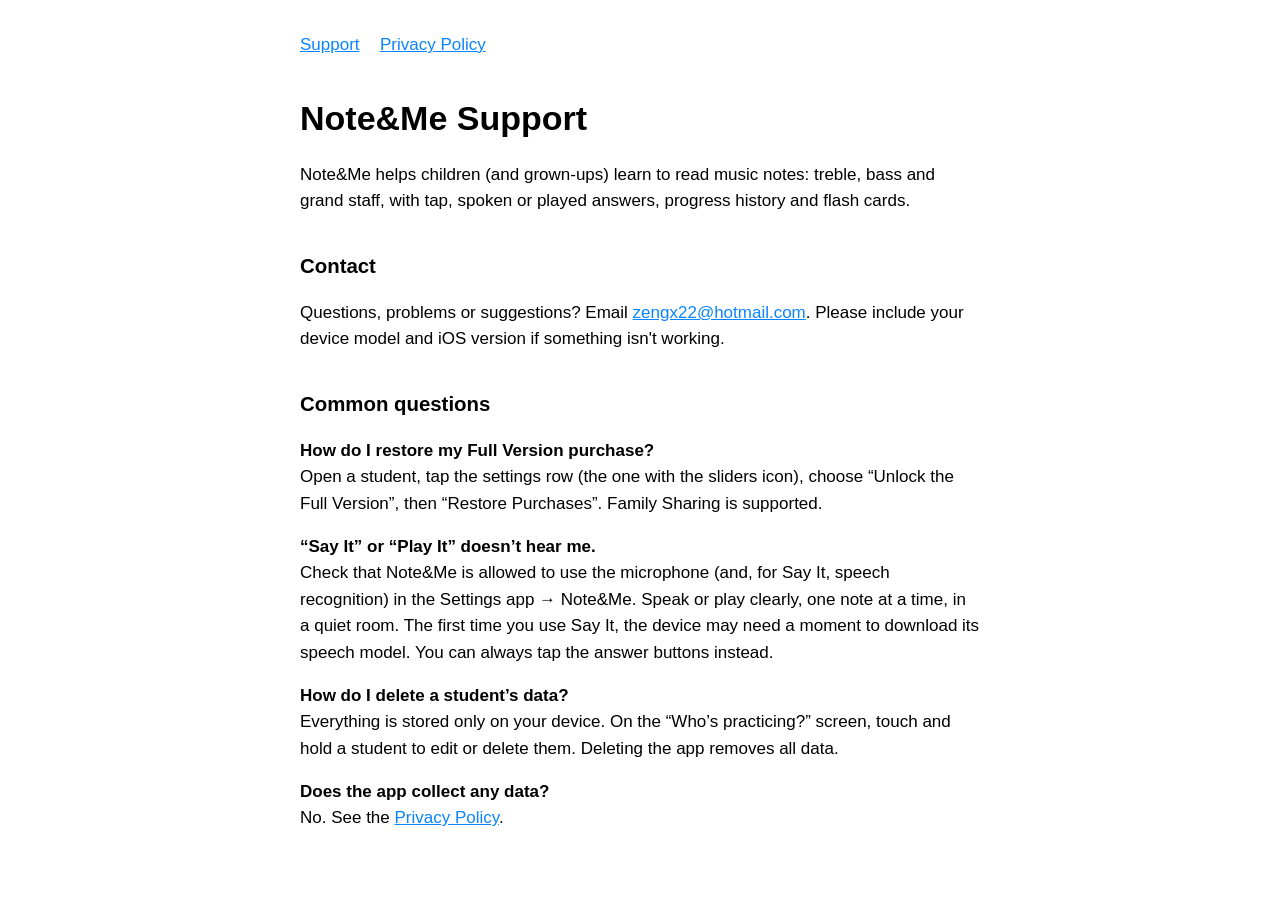
<file: index.html>
<!doctype html>
<html lang="en">
<head>
<meta charset="utf-8">
<meta name="viewport" content="width=device-width, initial-scale=1">
<title>Note&amp;Me Support</title>
<link rel="stylesheet" href="style.css">
</head>
<body>
<nav><a href="./">Support</a><a href="privacy.html">Privacy Policy</a></nav>
<h1>Note&amp;Me Support</h1>
<p>Note&amp;Me helps children (and grown-ups) learn to read music notes: treble, bass and grand staff, with tap, spoken or played answers, progress history and flash cards.</p>

<h2>Contact</h2>
<p>Questions, problems or suggestions? Email <a href="mailto:zengx22@hotmail.com?subject=Note%26Me%20support">zengx22@hotmail.com</a>. Please include your device model and iOS version if something isn't working.</p>

<h2>Common questions</h2>
<p><strong>How do I restore my Full Version purchase?</strong><br>
Open a student, tap the settings row (the one with the sliders icon), choose “Unlock the Full Version”, then “Restore Purchases”. Family Sharing is supported.</p>

<p><strong>“Say It” or “Play It” doesn’t hear me.</strong><br>
Check that Note&amp;Me is allowed to use the microphone (and, for Say It, speech recognition) in the Settings app → Note&amp;Me. Speak or play clearly, one note at a time, in a quiet room. The first time you use Say It, the device may need a moment to download its speech model. You can always tap the answer buttons instead.</p>

<p><strong>How do I delete a student’s data?</strong><br>
Everything is stored only on your device. On the “Who’s practicing?” screen, touch and hold a student to edit or delete them. Deleting the app removes all data.</p>

<p><strong>Does the app collect any data?</strong><br>
No. See the <a href="privacy.html">Privacy Policy</a>.</p>
</body>
</html>
</file>
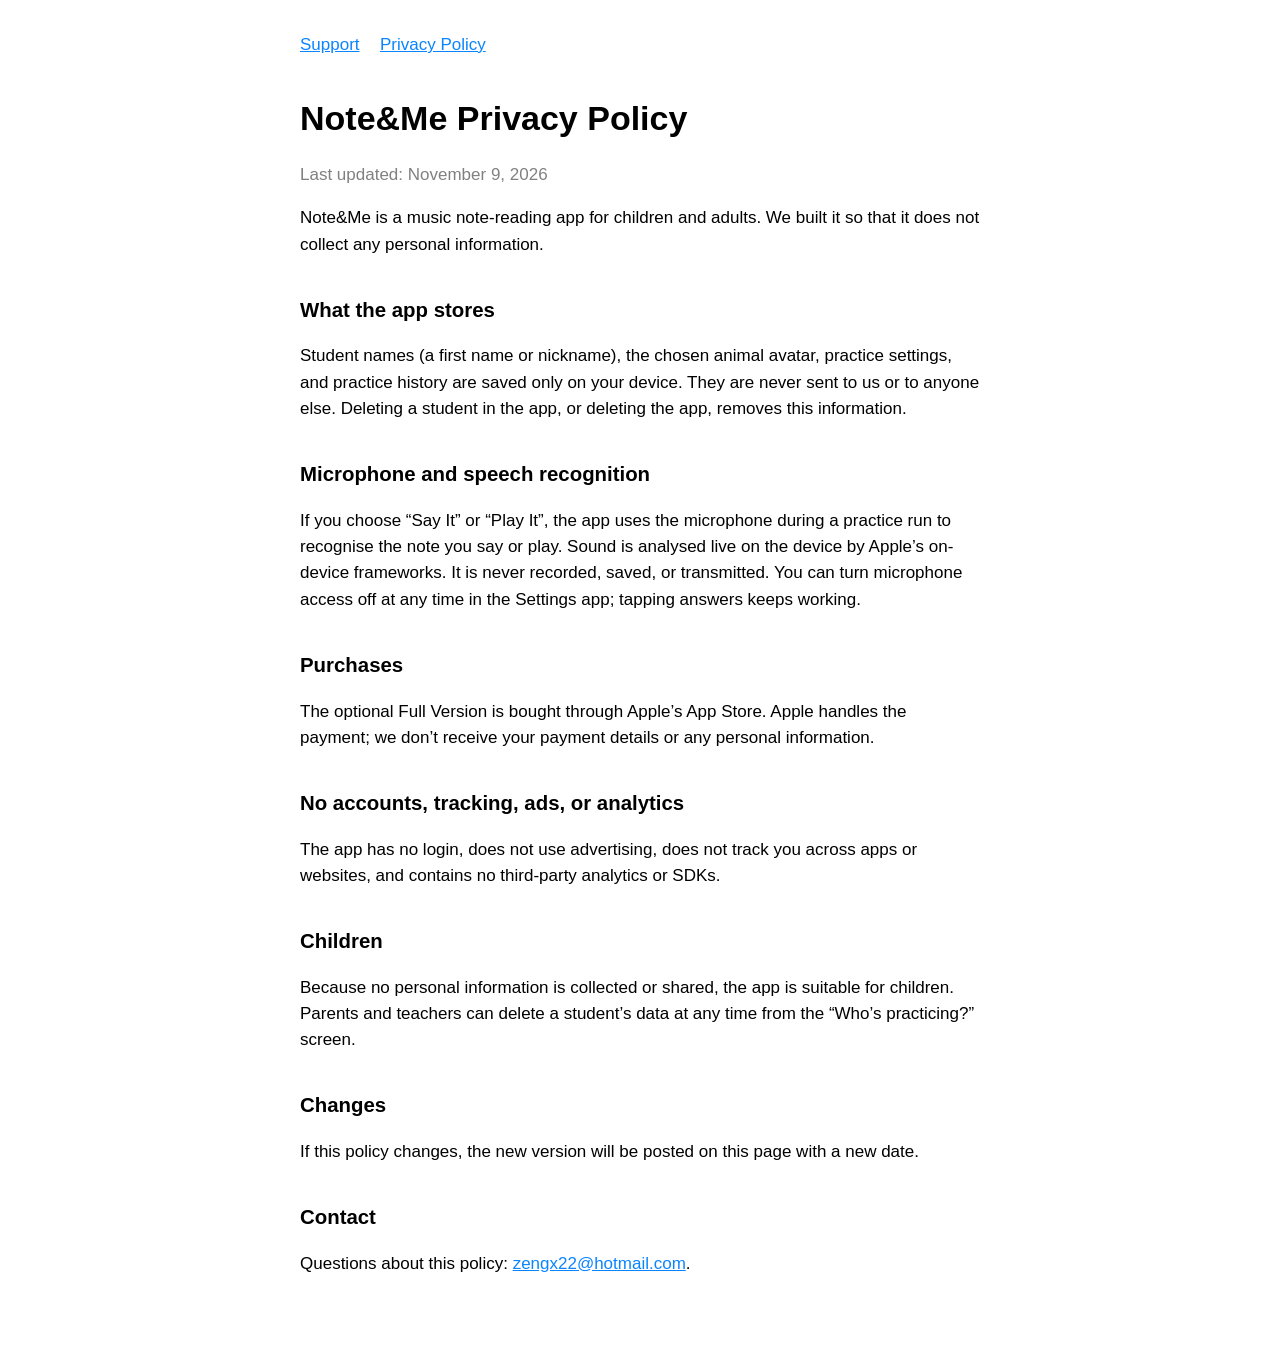
<file: privacy.html>
<!doctype html>
<html lang="en">
<head>
<meta charset="utf-8">
<meta name="viewport" content="width=device-width, initial-scale=1">
<title>Note&amp;Me Privacy Policy</title>
<link rel="stylesheet" href="style.css">
</head>
<body>
<nav><a href="./">Support</a><a href="privacy.html">Privacy Policy</a></nav>
<h1>Note&amp;Me Privacy Policy</h1>
<p class="updated">Last updated: November 9, 2026</p>

<p>Note&amp;Me is a music note-reading app for children and adults. We built it so that it does not collect any personal information.</p>

<h2>What the app stores</h2>
<p>Student names (a first name or nickname), the chosen animal avatar, practice settings, and practice history are saved only on your device. They are never sent to us or to anyone else. Deleting a student in the app, or deleting the app, removes this information.</p>

<h2>Microphone and speech recognition</h2>
<p>If you choose “Say It” or “Play It”, the app uses the microphone during a practice run to recognise the note you say or play. Sound is analysed live on the device by Apple’s on-device frameworks. It is never recorded, saved, or transmitted. You can turn microphone access off at any time in the Settings app; tapping answers keeps working.</p>

<h2>Purchases</h2>
<p>The optional Full Version is bought through Apple’s App Store. Apple handles the payment; we don’t receive your payment details or any personal information.</p>

<h2>No accounts, tracking, ads, or analytics</h2>
<p>The app has no login, does not use advertising, does not track you across apps or websites, and contains no third-party analytics or SDKs.</p>

<h2>Children</h2>
<p>Because no personal information is collected or shared, the app is suitable for children. Parents and teachers can delete a student’s data at any time from the “Who’s practicing?” screen.</p>

<h2>Changes</h2>
<p>If this policy changes, the new version will be posted on this page with a new date.</p>

<h2>Contact</h2>
<p>Questions about this policy: <a href="mailto:zengx22@hotmail.com?subject=Note%26Me%20privacy">zengx22@hotmail.com</a>.</p>
</body>
</html>
</file>
<file: style.css>
:root { color-scheme: light dark; --accent: #0a84ff; }
body { font: 17px/1.55 -apple-system, BlinkMacSystemFont, "Helvetica Neue", sans-serif; max-width: 680px; margin: 0 auto; padding: 32px 20px 64px; }
h1 { font-size: 2em; margin-bottom: 0.2em; }
h2 { font-size: 1.2em; margin-top: 1.8em; }
.updated, .muted { color: gray; }
a { color: var(--accent); }
nav { margin-bottom: 2em; }
nav a { margin-right: 1.2em; }
</file>
